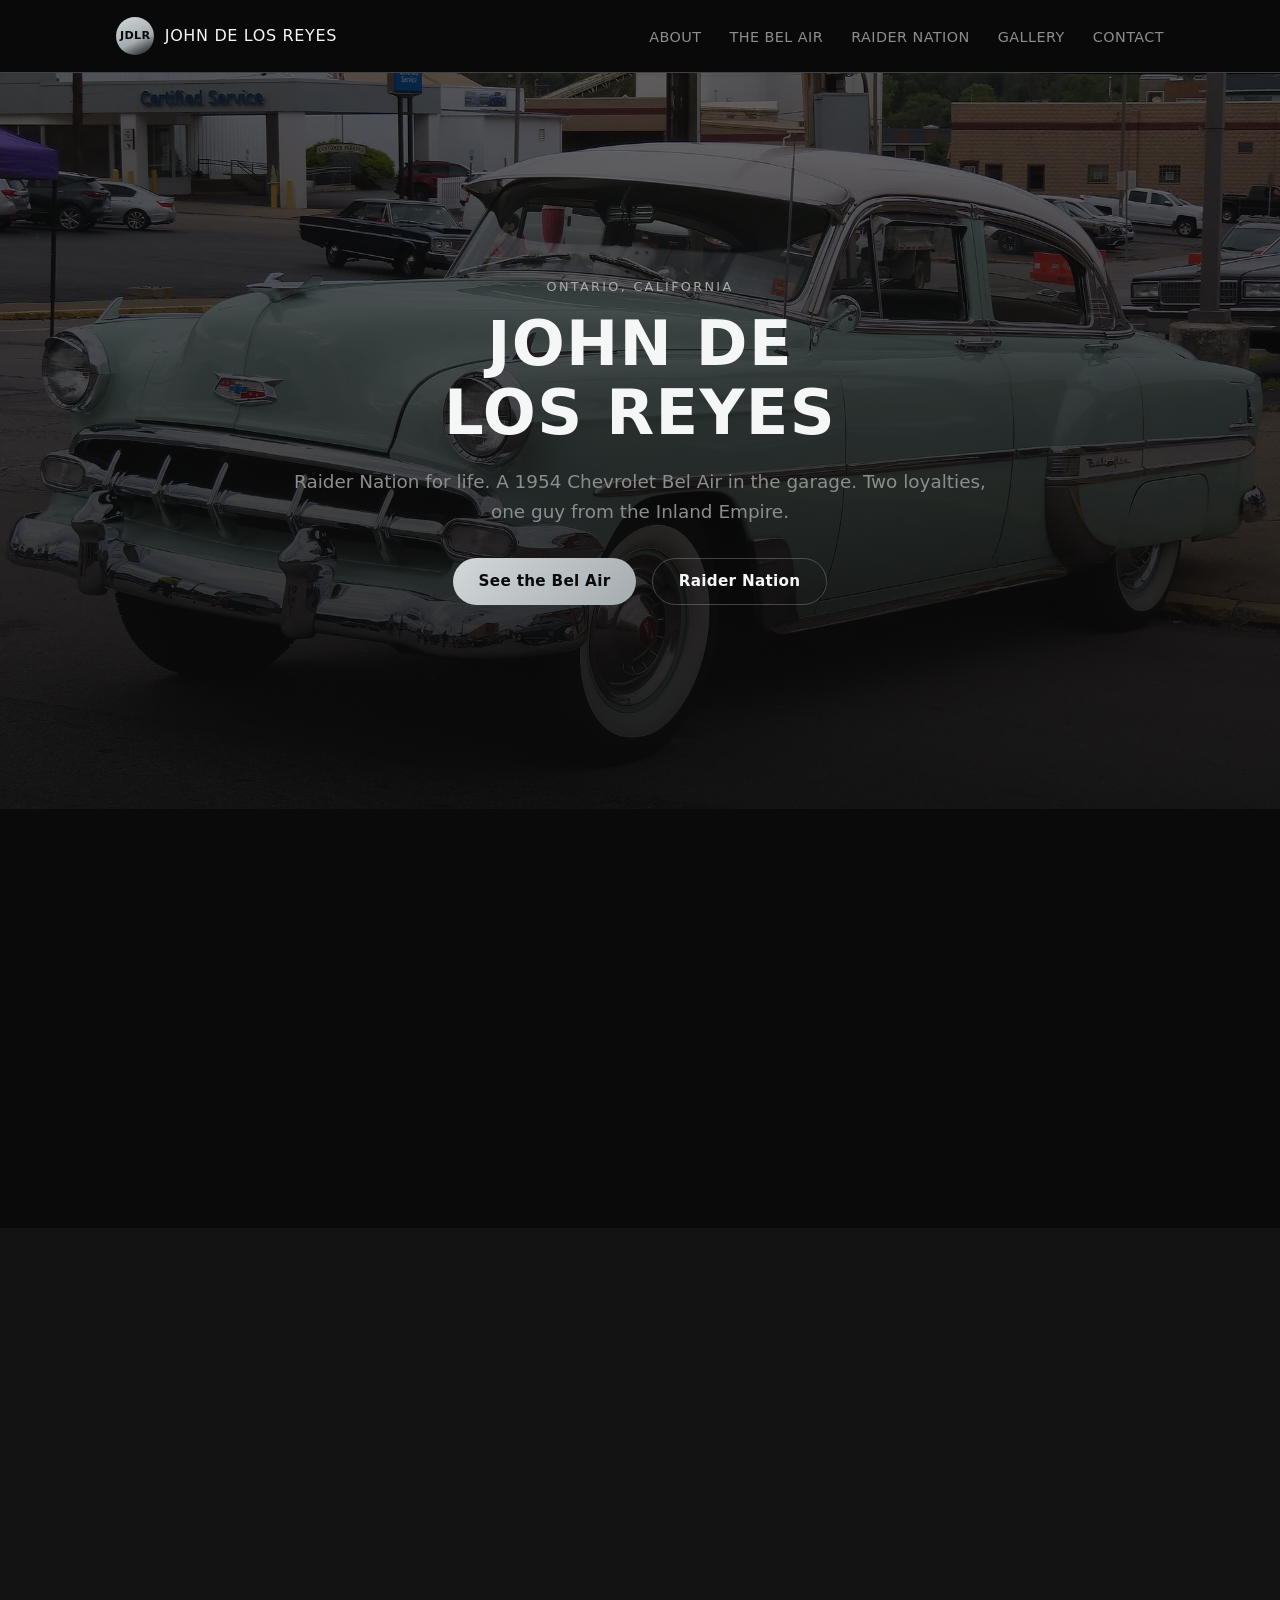
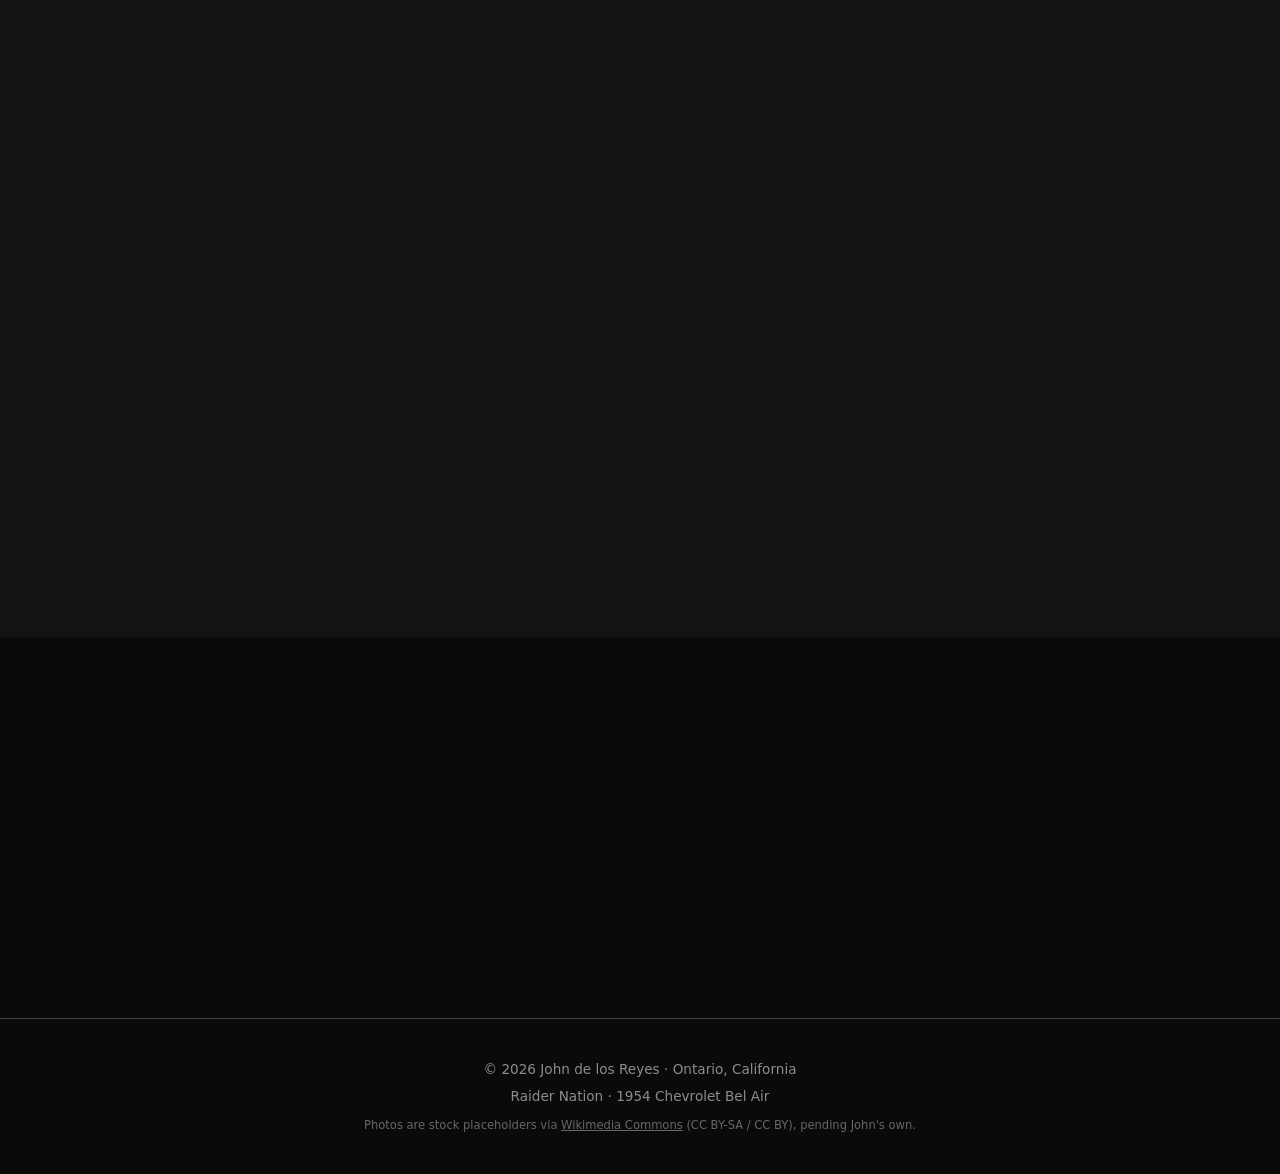
<file: index.html>
<!DOCTYPE html>
<html lang="en">
<head>
  <meta charset="utf-8">
  <meta name="viewport" content="width=device-width, initial-scale=1.0">
  <!--
    frame-ancestors and any report-to/report-uri are silently ignored inside
    a <meta> CSP (spec restriction) — if this site ever moves behind a
    server/CDN you control, also set the header version with:
    frame-ancestors 'none'; report-to csp-endpoint
  -->
  <meta http-equiv="Content-Security-Policy" content="default-src 'none'; script-src 'self'; style-src 'self' https://fonts.googleapis.com; font-src https://fonts.gstatic.com; img-src 'self'; connect-src 'none'; base-uri 'none'; form-action 'none'; object-src 'none'; require-trusted-types-for 'script'; upgrade-insecure-requests">
  <title>John de los Reyes | Raider Nation &amp; Classic Steel</title>
  <meta name="description" content="John de los Reyes — Ontario, California. Las Vegas Raiders diehard and proud owner of a 1954 Chevrolet Bel Air.">
  <meta name="theme-color" content="#0d0d0d">
  <link rel="icon" href="assets/favicon.svg" type="image/svg+xml">
  <link rel="stylesheet" href="css/styles.css">
</head>
<body>

  <a href="#content" class="skip-link">Skip to content</a>

  <header class="site-header">
    <div class="header-inner">
      <a class="brand" href="#top">
        <span class="brand-mark" aria-hidden="true">JDLR</span>
        <span class="brand-name">John de los Reyes</span>
      </a>

      <nav class="primary-nav" aria-label="Primary">
        <ul>
          <li><a href="#about">About</a></li>
          <li><a href="#bel-air">The Bel Air</a></li>
          <li><a href="#raiders">Raider Nation</a></li>
          <li><a href="#gallery">Gallery</a></li>
          <li><a href="#contact">Contact</a></li>
        </ul>
      </nav>

      <button type="button" class="menu-button" popovertarget="mobile-nav" popovertargetaction="toggle" aria-label="Open menu">
        <svg viewBox="0 0 24 24" aria-hidden="true" focusable="false"><path d="M3 6h18M3 12h18M3 18h18" stroke="currentColor" stroke-width="2" stroke-linecap="round"/></svg>
      </button>
    </div>

    <nav id="mobile-nav" popover class="mobile-nav" aria-label="Mobile">
      <ul>
        <li><a href="#about">About</a></li>
        <li><a href="#bel-air">The Bel Air</a></li>
        <li><a href="#raiders">Raider Nation</a></li>
        <li><a href="#gallery">Gallery</a></li>
        <li><a href="#contact">Contact</a></li>
      </ul>
    </nav>
  </header>

  <main id="content" tabindex="-1">

    <section id="top" class="hero">
      <div class="hero-bg" aria-hidden="true"></div>
      <div class="hero-inner reveal">
        <p class="eyebrow">Ontario, California</p>
        <h1>John de los Reyes</h1>
        <p class="hero-tagline">Raider Nation for life. A 1954 Chevrolet Bel Air in the garage. Two loyalties, one guy from the Inland Empire.</p>
        <div class="hero-actions">
          <a class="button button-primary" href="#bel-air">See the Bel Air</a>
          <a class="button button-ghost" href="#raiders">Raider Nation</a>
        </div>
      </div>
    </section>

    <section id="about" class="section">
      <div class="section-inner reveal">
        <p class="eyebrow">About John</p>
        <h2>Two passions, one garage</h2>
        <p class="lead">
          John de los Reyes lives in Ontario, California, where he splits his weekends between
          wrenching on a piece of Detroit history and cheering on the Silver and Black. Whether
          it's a car show at the Ontario Mills lot or a tailgate before kickoff, John's the guy
          who'll happily talk your ear off about torque specs <em>and</em> third-down conversion rates.
        </p>
      </div>
    </section>

    <section id="bel-air" class="section section-alt">
      <div class="section-inner reveal">
        <p class="eyebrow">The Garage</p>
        <h2>1954 Chevrolet Bel Air</h2>
        <p class="lead">
          The Bel Air was Chevrolet's top-of-the-line trim for the 1954 model year, the final
          season of the "Second Series" body before the all-new 1955 Chevy line-up arrived.
          John's example carries that classic early-'50s styling: the wide chrome grille,
          one-piece curved windshield, and the wraparound "Sweep-Sight" rear glass that made the
          '54 feel modern for its day.
        </p>

        <div class="specs-card">
          <h3>Spec sheet</h3>
          <dl class="specs-grid">
            <div class="spec">
              <dt>Year</dt>
              <dd>1954</dd>
            </div>
            <div class="spec">
              <dt>Make</dt>
              <dd>Chevrolet</dd>
            </div>
            <div class="spec">
              <dt>Model</dt>
              <dd>Bel Air</dd>
            </div>
            <div class="spec">
              <dt>Owner</dt>
              <dd>John de los Reyes</dd>
            </div>
            <div class="spec">
              <dt>Home base</dt>
              <dd>Ontario, CA</dd>
            </div>
            <div class="spec">
              <dt>Status</dt>
              <dd>Daily driven pride and joy</dd>
            </div>
          </dl>
          <p class="specs-note">
            <!-- John/David: swap this paragraph for the real story — engine, paint code, restoration history, how he found the car, etc. -->
            Details on the build, engine, and restoration story go here. Drop in the real history
            whenever you're ready — this whole card is easy to edit in <code>index.html</code>.
          </p>
        </div>

        <figure class="photo-placeholder">
          <img class="photo" src="images/belair.webp" width="1400" height="785"
               alt="A 1954 Chevrolet Bel Air, front right view, at a classic car show"
               loading="lazy" decoding="async">
          <figcaption>A 1954 Chevrolet Bel Air like John's — stock photo for now.</figcaption>
        </figure>
      </div>
    </section>

    <section id="raiders" class="section">
      <div class="section-inner reveal">
        <p class="eyebrow">Raider Nation</p>
        <h2>Silver and Black, through and through</h2>
        <p class="lead">
          John has been Raider Nation for as long as he can remember — through Los Angeles,
          Oakland, and now Las Vegas. Sundays mean silver and black, and there's nothing quite
          like Allegiant Stadium on gameday. Commitment to the shield.
        </p>

        <ul class="fan-facts">
          <li>
            <span class="fan-fact-label">Team</span>
            <span class="fan-fact-value">Las Vegas Raiders</span>
          </li>
          <li>
            <span class="fan-fact-label">Colors</span>
            <span class="fan-fact-value">Silver and Black</span>
          </li>
          <li>
            <span class="fan-fact-label">Home turf</span>
            <span class="fan-fact-value">Allegiant Stadium, Las Vegas</span>
          </li>
          <li>
            <span class="fan-fact-label">Gameday ritual</span>
            <!-- John/David: fill in a real tradition — jersey, tailgate spot, watch party, etc. -->
            <span class="fan-fact-value">Add John's gameday tradition here</span>
          </li>
        </ul>

        <figure class="photo-placeholder">
          <img class="photo" src="images/raiders.webp" width="1400" height="788"
               alt="Interior of Allegiant Stadium in Las Vegas, home of the Raiders"
               loading="lazy" decoding="async">
          <figcaption>Allegiant Stadium, Las Vegas — stock photo for now.</figcaption>
        </figure>
      </div>
    </section>

    <section id="gallery" class="section section-alt">
      <div class="section-inner reveal">
        <p class="eyebrow">Gallery</p>
        <h2>Car shows &amp; game days</h2>
        <p class="lead">A few spots reserved for photos — the Bel Air out cruising, John at Allegiant, anything worth showing off.</p>

        <div class="gallery-grid">
          <img class="photo" src="images/gallery-1.webp" width="900" height="675" alt="1954 Chevrolet Bel Air, rear right view" loading="lazy" decoding="async">
          <img class="photo" src="images/gallery-2.webp" width="900" height="675" alt="Dashboard and interior of a 1954 Chevrolet Bel Air" loading="lazy" decoding="async">
          <img class="photo" src="images/gallery-3.webp" width="900" height="675" alt="Allegiant Stadium in Las Vegas on game day" loading="lazy" decoding="async">
          <img class="photo" src="images/gallery-4.webp" width="900" height="675" alt="A classic 1940s Chevrolet at a car show" loading="lazy" decoding="async">
        </div>
      </div>
    </section>

    <section id="contact" class="section section-contact">
      <div class="section-inner reveal">
        <p class="eyebrow">Get in touch</p>
        <h2>Let's talk cars or football</h2>
        <p class="lead">
          <!-- John/David: replace with a real email/social links -->
          Add John's email or social links here so people can reach out.
        </p>
        <div class="contact-links">
          <a class="button button-primary" href="mailto:john@johndlr.com">Email John</a>
        </div>
      </div>
    </section>

  </main>

  <footer class="site-footer">
    <p>&copy; <span id="year">2026</span> John de los Reyes &middot; Ontario, California</p>
    <p class="footer-sub">Raider Nation &middot; 1954 Chevrolet Bel Air</p>
    <p class="photo-credits">Photos are stock placeholders via <a href="https://commons.wikimedia.org/">Wikimedia Commons</a> (CC BY-SA / CC BY), pending John's own.</p>
  </footer>

  <script src="js/main.js"></script>
</body>
</html>
</file>
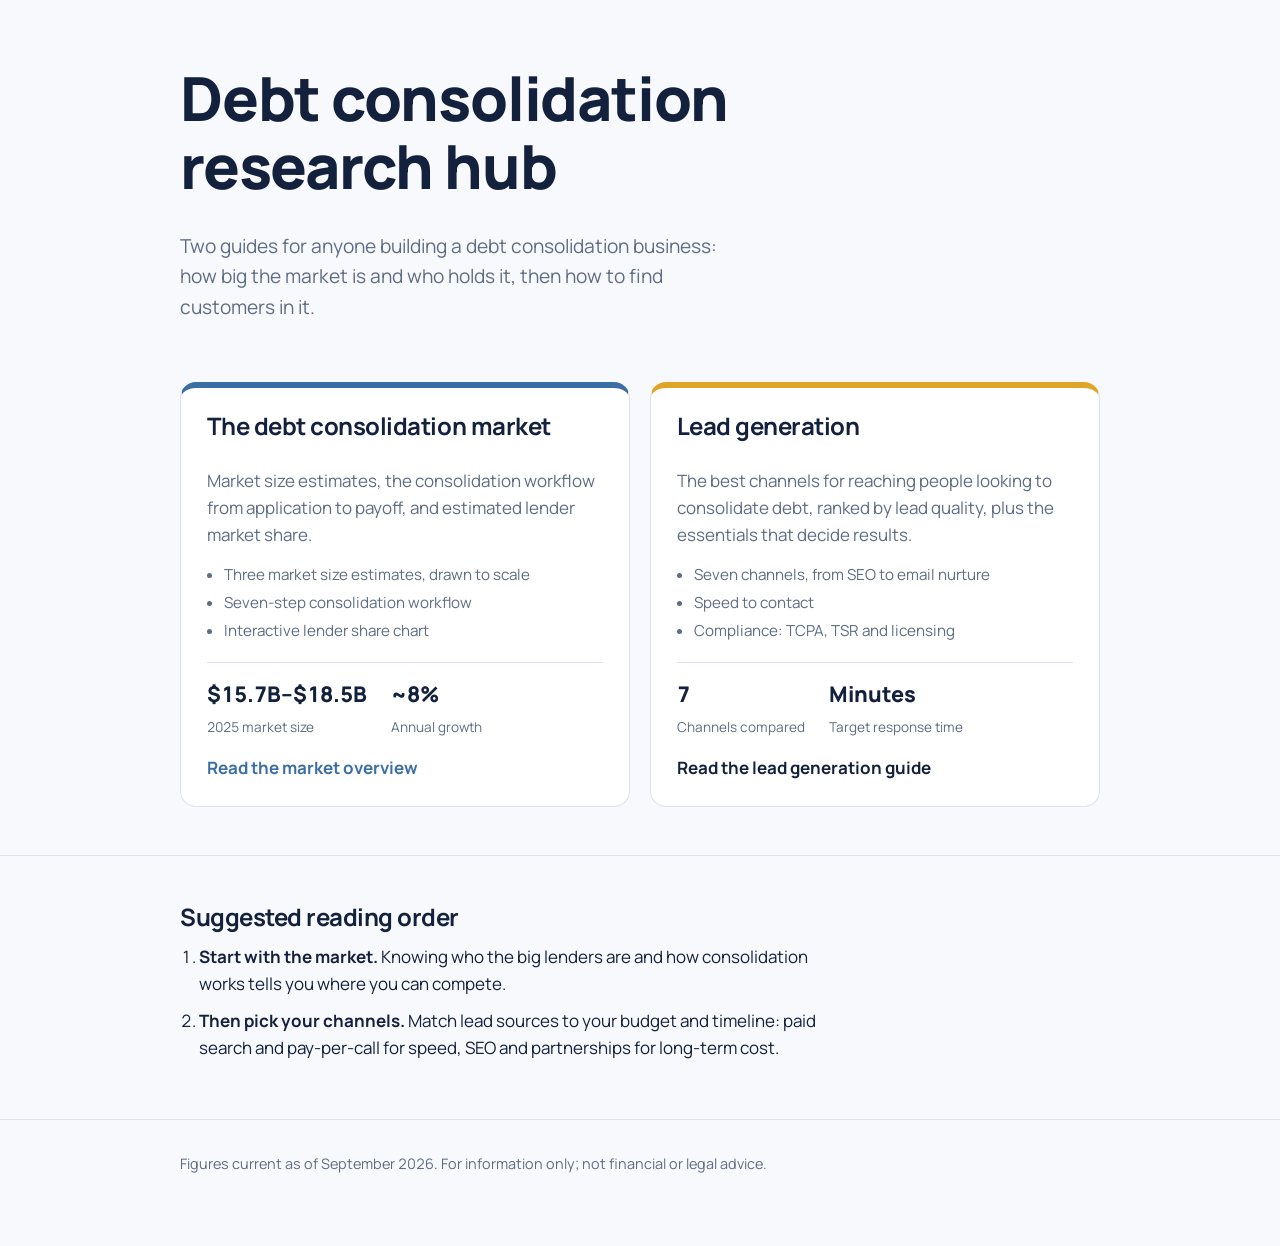
<file: credit/index.html>
<!DOCTYPE html>
<html lang="en">
<head>
<meta charset="utf-8">
<meta name="viewport" content="width=device-width, initial-scale=1, viewport-fit=cover">
<title>Debt Consolidation Research Hub | johndlr.com</title>
<meta name="description" content="Research on the debt consolidation market and how to generate leads in it.">
<link rel="preconnect" href="https://fonts.googleapis.com">
<link rel="preconnect" href="https://fonts.gstatic.com" crossorigin>
<link href="https://fonts.googleapis.com/css2?family=Manrope:wght@400;500;600;700;800&display=swap" rel="stylesheet">
<style>
:root{
  --ink:#14213D; --paper:#F7F9FC; --surface:#FFFFFF; --steel:#3A6EA5; --gold:#E0A526;
  --slate:#5E6C84; --line:#DCE3EE; --soft:#EEF3F9;
  box-sizing:border-box;
  padding-top:env(safe-area-inset-top,0px); padding-bottom:env(safe-area-inset-bottom,0px);
}
@media (prefers-color-scheme:dark){
  :root:not([data-theme="light"]){
    --ink:#E6ECF5; --paper:#0F1726; --surface:#16213A; --steel:#7FA8D9; --gold:#F0BE4A;
    --slate:#9AA8BF; --line:#2A3858; --soft:#1B2844;
  }
}
:root[data-theme="dark"]{
  --ink:#E6ECF5; --paper:#0F1726; --surface:#16213A; --steel:#7FA8D9; --gold:#F0BE4A;
  --slate:#9AA8BF; --line:#2A3858; --soft:#1B2844;
}
*,*::before,*::after{box-sizing:inherit}
html{scroll-padding-top:env(safe-area-inset-top,0px)}
body{margin:0;background:var(--paper);color:var(--ink);
  font-family:"Manrope",system-ui,-apple-system,"Segoe UI",Roboto,sans-serif;
  font-size:1.0625rem;line-height:1.6;font-variant-numeric:tabular-nums}
.wrap{max-width:60rem;margin:0 auto;padding:0 1.25rem}
h1,h2{line-height:1.12;margin:0 0 .5em;letter-spacing:-.02em}
h1{font-size:clamp(2.2rem,6vw,3.8rem);font-weight:800;max-width:14ch}
h2{font-size:1.5rem;font-weight:700}
p{margin:0 0 1em}
header{padding:4rem 0 2.5rem}
.lede{font-size:1.2rem;color:var(--slate);max-width:36rem}

/* Two paths: understand the market, then win customers in it */
.paths{display:grid;gap:1.25rem;padding-bottom:3rem}
@media (min-width:760px){.paths{grid-template-columns:1fr 1fr}}
.path{display:flex;flex-direction:column;gap:.9rem;padding:1.6rem;background:var(--surface);
  border:1px solid var(--line);border-radius:16px;text-decoration:none;color:inherit;
  border-top:6px solid var(--steel);transition:border-color .15s,transform .15s}
.path.lead{border-top-color:var(--gold)}
.path:hover{border-color:var(--steel)}
.path.lead:hover{border-color:var(--gold)}
.path:focus-visible{outline:3px solid var(--gold);outline-offset:3px}
@media (prefers-reduced-motion:no-preference){.path:hover{transform:translateY(-2px)}}
.path p{color:var(--slate);margin:0}
.stats{display:flex;gap:1.5rem;flex-wrap:wrap;padding-top:.9rem;border-top:1px solid var(--line)}
.stats strong{display:block;font-size:1.35rem;font-weight:800}
.stats span{font-size:.85rem;color:var(--slate)}
.inside{margin:0;padding-left:1.1rem;color:var(--slate);font-size:.95rem}
.inside li{margin-bottom:.25rem}
.go{margin-top:auto;font-weight:700;color:var(--steel)}
.path.lead .go{color:var(--ink)}

.order{border-top:1px solid var(--line);padding:3rem 0}
.order ol{margin:0;padding-left:1.2rem;max-width:40rem}
.order li{margin-bottom:.6rem}
footer{padding:2rem 0 3.5rem;border-top:1px solid var(--line);font-size:.9rem;color:var(--slate)}
</style>
</head>
<body>
<main>
  <header>
    <div class="wrap">
      <h1>Debt consolidation research hub</h1>
      <p class="lede">Two guides for anyone building a debt consolidation business: how big the market is and who holds it, then how to find customers in it.</p>
    </div>
  </header>

  <div class="wrap paths">
    <a class="path" href="/credit/market/">
      <h2>The debt consolidation market</h2>
      <p>Market size estimates, the consolidation workflow from application to payoff, and estimated lender market share.</p>
      <ul class="inside">
        <li>Three market size estimates, drawn to scale</li>
        <li>Seven-step consolidation workflow</li>
        <li>Interactive lender share chart</li>
      </ul>
      <div class="stats">
        <div><strong>$15.7B–$18.5B</strong><span>2025 market size</span></div>
        <div><strong>~8%</strong><span>Annual growth</span></div>
      </div>
      <span class="go">Read the market overview</span>
    </a>
    <a class="path lead" href="/credit/lead-generation/">
      <h2>Lead generation</h2>
      <p>The best channels for reaching people looking to consolidate debt, ranked by lead quality, plus the essentials that decide results.</p>
      <ul class="inside">
        <li>Seven channels, from SEO to email nurture</li>
        <li>Speed to contact</li>
        <li>Compliance: TCPA, TSR and licensing</li>
      </ul>
      <div class="stats">
        <div><strong>7</strong><span>Channels compared</span></div>
        <div><strong>Minutes</strong><span>Target response time</span></div>
      </div>
      <span class="go">Read the lead generation guide</span>
    </a>
  </div>

  <section class="order">
    <div class="wrap">
      <h2>Suggested reading order</h2>
      <ol>
        <li><strong>Start with the market.</strong> Knowing who the big lenders are and how consolidation works tells you where you can compete.</li>
        <li><strong>Then pick your channels.</strong> Match lead sources to your budget and timeline: paid search and pay-per-call for speed, SEO and partnerships for long-term cost.</li>
      </ol>
    </div>
  </section>
</main>
<footer>
  <div class="wrap">
    <p>Figures current as of September 2026. For information only; not financial or legal advice.</p>
  </div>
</footer>
</body>
</html>
</file>
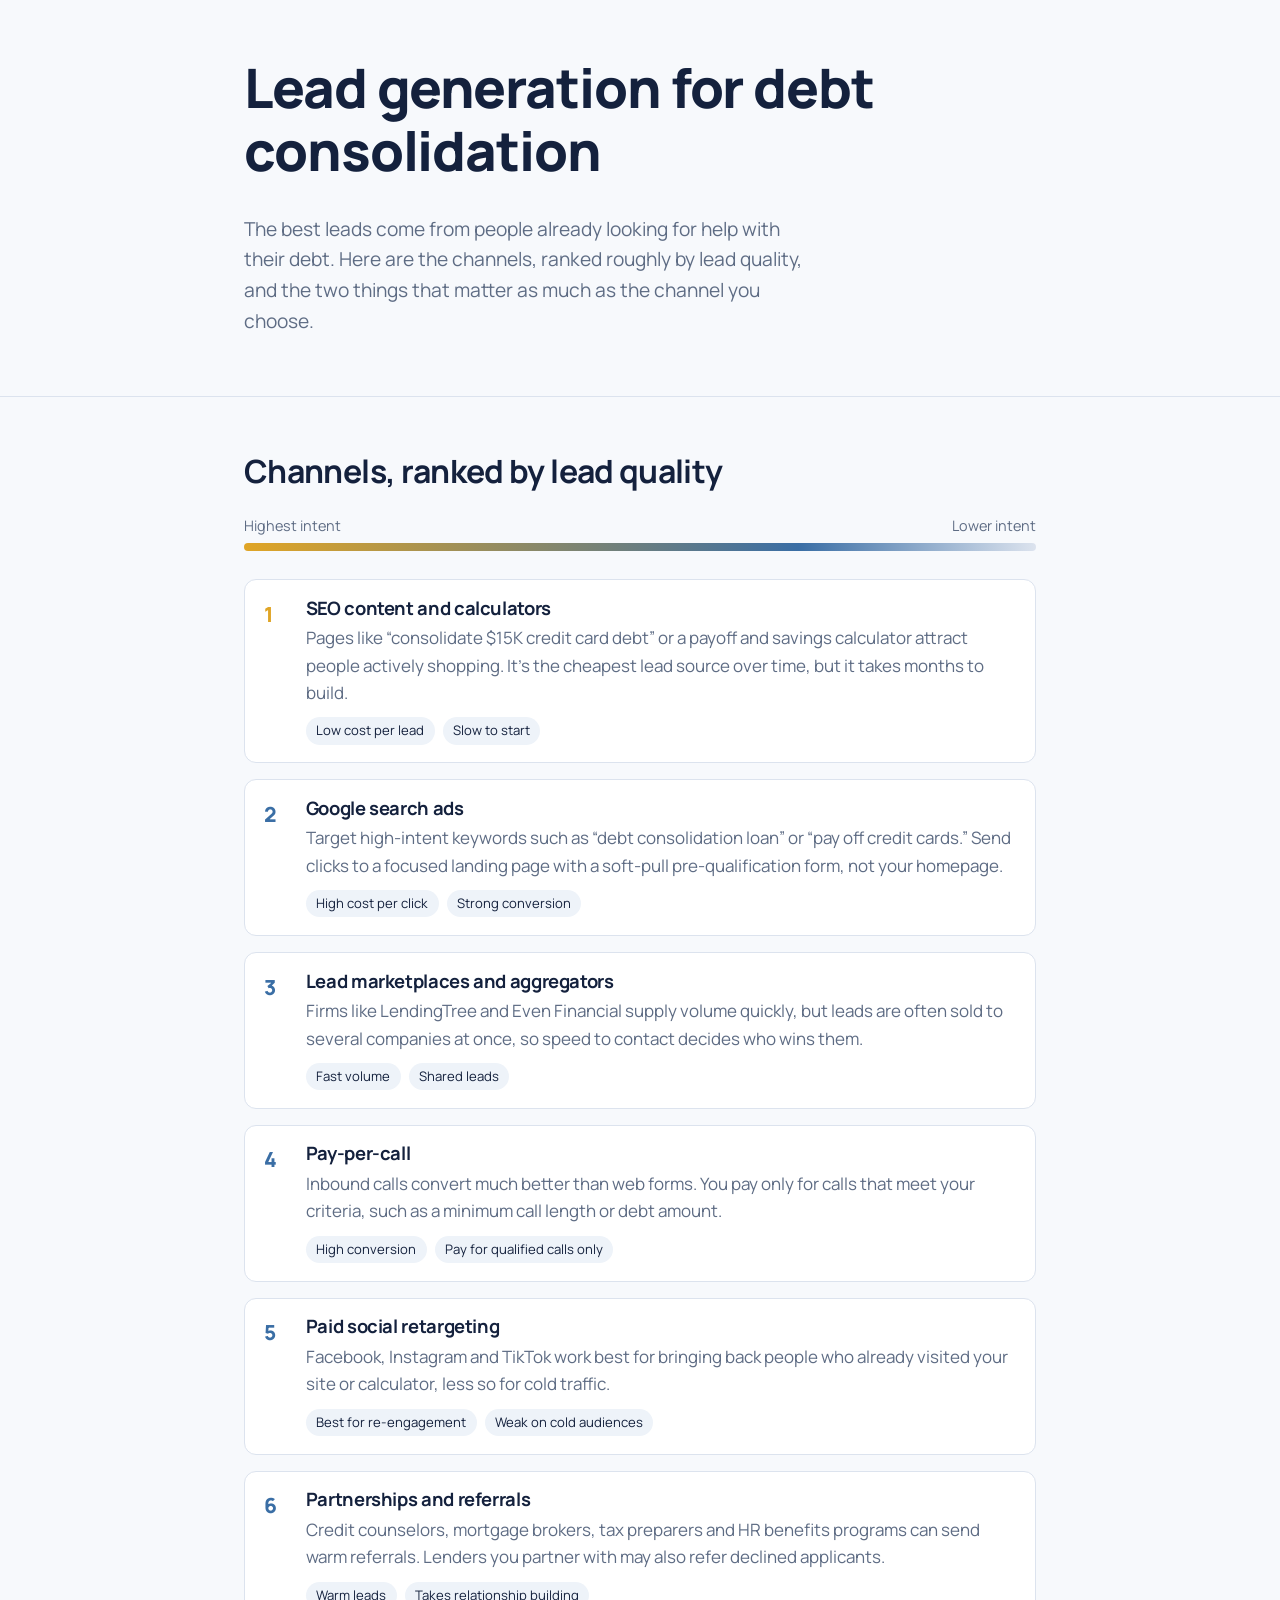
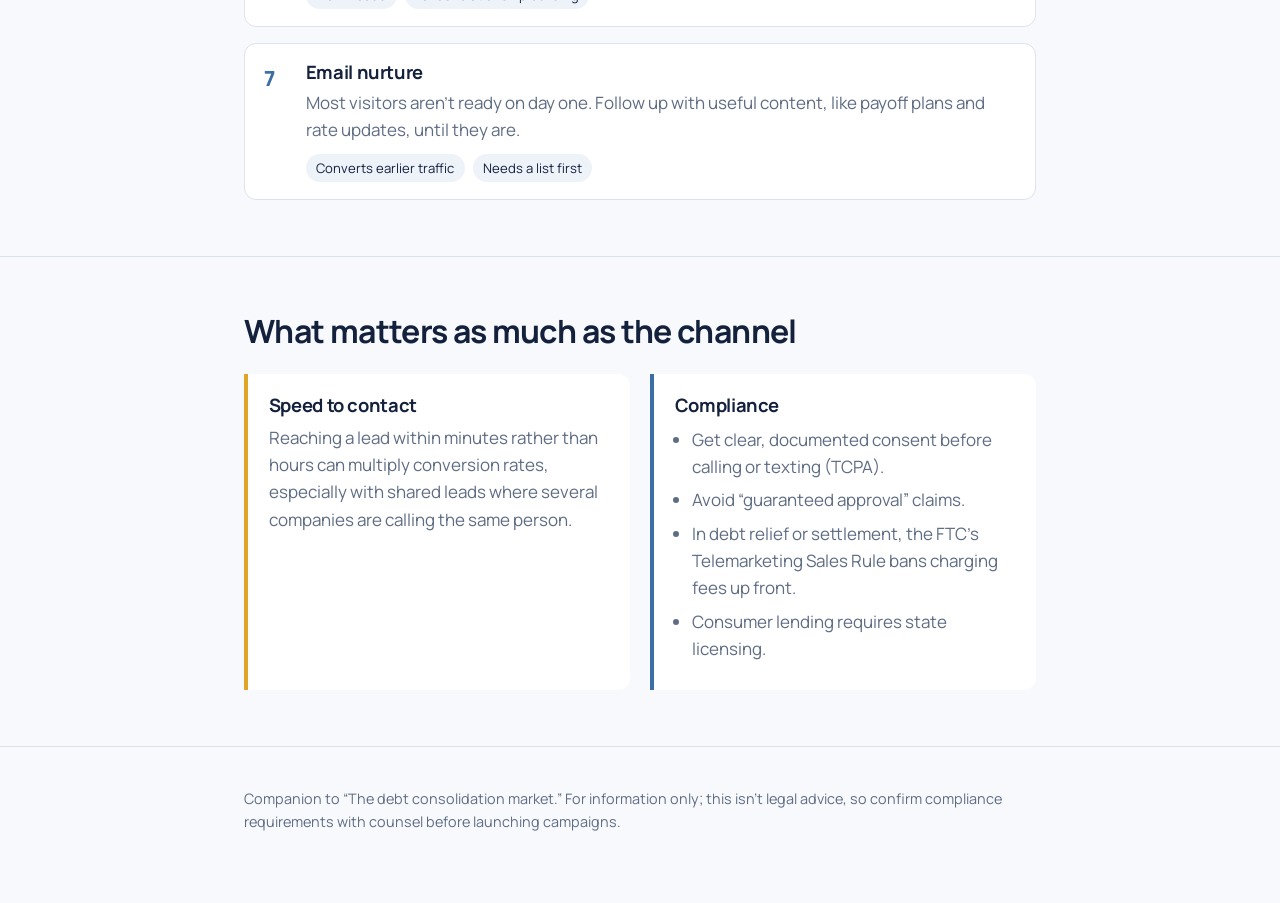
<file: credit/lead-generation/index.html>
<!DOCTYPE html>
<html lang="en">
<head>
<meta charset="utf-8">
<meta name="viewport" content="width=device-width, initial-scale=1, viewport-fit=cover">
<title>Lead Generation for Debt Consolidation | johndlr.com</title>
<meta name="description" content="The best lead generation channels for a debt consolidation business, plus speed-to-contact and compliance essentials.">
<link rel="preconnect" href="https://fonts.googleapis.com">
<link rel="preconnect" href="https://fonts.gstatic.com" crossorigin>
<link href="https://fonts.googleapis.com/css2?family=Manrope:wght@400;500;600;700;800&display=swap" rel="stylesheet">
<style>
:root{
  --ink:#14213D; --paper:#F7F9FC; --surface:#FFFFFF; --steel:#3A6EA5; --gold:#E0A526;
  --slate:#5E6C84; --line:#DCE3EE; --soft:#EEF3F9;
  box-sizing:border-box;
  padding-top:env(safe-area-inset-top,0px); padding-bottom:env(safe-area-inset-bottom,0px);
}
@media (prefers-color-scheme:dark){
  :root:not([data-theme="light"]){
    --ink:#E6ECF5; --paper:#0F1726; --surface:#16213A; --steel:#7FA8D9; --gold:#F0BE4A;
    --slate:#9AA8BF; --line:#2A3858; --soft:#1B2844;
  }
}
:root[data-theme="dark"]{
  --ink:#E6ECF5; --paper:#0F1726; --surface:#16213A; --steel:#7FA8D9; --gold:#F0BE4A;
  --slate:#9AA8BF; --line:#2A3858; --soft:#1B2844;
}
*,*::before,*::after{box-sizing:inherit}
html{scroll-padding-top:env(safe-area-inset-top,0px)}
body{margin:0;background:var(--paper);color:var(--ink);
  font-family:"Manrope",system-ui,-apple-system,"Segoe UI",Roboto,sans-serif;
  font-size:1.0625rem;line-height:1.6}
.wrap{max-width:52rem;margin:0 auto;padding:0 1.25rem}
h1,h2,h3{line-height:1.15;margin:0 0 .6em;letter-spacing:-.02em}
h1{font-size:clamp(2.1rem,5.5vw,3.4rem);font-weight:800}
h2{font-size:clamp(1.5rem,3.2vw,2rem);font-weight:700}
h3{font-size:1.15rem;font-weight:700;margin:0}
p{margin:0 0 1em}
header{padding:3.5rem 0 2.5rem}
.lede{font-size:1.2rem;max-width:36rem;color:var(--slate)}
section{padding:3.5rem 0;border-top:1px solid var(--line)}

/* Intent spectrum: channels ranked by lead quality */
.intent{display:flex;justify-content:space-between;font-size:.9rem;color:var(--slate);margin:1.5rem 0 .4rem}
.intent-bar{height:8px;border-radius:4px;background:linear-gradient(90deg,var(--gold),var(--steel) 70%,var(--line));margin-bottom:1.75rem}
.channels{list-style:none;margin:0;padding:0;display:grid;gap:1rem}
.ch{display:grid;grid-template-columns:auto 1fr;gap:1rem;padding:1.1rem 1.2rem;background:var(--surface);border:1px solid var(--line);border-radius:12px}
.rank{font-weight:800;font-size:1.3rem;color:var(--steel);min-width:1.6rem}
.ch:first-child .rank{color:var(--gold)}
.ch p{margin:.35rem 0 0;color:var(--slate)}
.meta{display:flex;flex-wrap:wrap;gap:.5rem;margin-top:.7rem}
.meta span{font-size:.82rem;padding:.2rem .65rem;border-radius:999px;background:var(--soft);color:var(--ink)}

.pillars{display:grid;gap:1.25rem;margin-top:1.5rem}
@media (min-width:720px){.pillars{grid-template-columns:1fr 1fr}}
.pillar{padding:1.3rem;border-left:4px solid var(--gold);background:var(--surface);border-radius:0 12px 12px 0}
.pillar.law{border-left-color:var(--steel)}
.pillar ul{margin:.6rem 0 0;padding-left:1.1rem;color:var(--slate)}
.pillar li{margin-bottom:.4rem}
.pillar p{color:var(--slate);margin:.5rem 0 0}

footer{padding:2.5rem 0 3.5rem;border-top:1px solid var(--line);font-size:.9rem;color:var(--slate)}
</style>
</head>
<body>
<main>
  <header>
    <div class="wrap">
      <h1>Lead generation for debt consolidation</h1>
      <p class="lede">The best leads come from people already looking for help with their debt. Here are the channels, ranked roughly by lead quality, and the two things that matter as much as the channel you choose.</p>
    </div>
  </header>

  <section>
    <div class="wrap">
      <h2>Channels, ranked by lead quality</h2>
      <div class="intent" aria-hidden="true"><span>Highest intent</span><span>Lower intent</span></div>
      <div class="intent-bar" aria-hidden="true"></div>
      <ol class="channels">
        <li class="ch"><span class="rank">1</span><div>
          <h3>SEO content and calculators</h3>
          <p>Pages like “consolidate $15K credit card debt” or a payoff and savings calculator attract people actively shopping. It's the cheapest lead source over time, but it takes months to build.</p>
          <div class="meta"><span>Low cost per lead</span><span>Slow to start</span></div>
        </div></li>
        <li class="ch"><span class="rank">2</span><div>
          <h3>Google search ads</h3>
          <p>Target high-intent keywords such as “debt consolidation loan” or “pay off credit cards.” Send clicks to a focused landing page with a soft-pull pre-qualification form, not your homepage.</p>
          <div class="meta"><span>High cost per click</span><span>Strong conversion</span></div>
        </div></li>
        <li class="ch"><span class="rank">3</span><div>
          <h3>Lead marketplaces and aggregators</h3>
          <p>Firms like LendingTree and Even Financial supply volume quickly, but leads are often sold to several companies at once, so speed to contact decides who wins them.</p>
          <div class="meta"><span>Fast volume</span><span>Shared leads</span></div>
        </div></li>
        <li class="ch"><span class="rank">4</span><div>
          <h3>Pay-per-call</h3>
          <p>Inbound calls convert much better than web forms. You pay only for calls that meet your criteria, such as a minimum call length or debt amount.</p>
          <div class="meta"><span>High conversion</span><span>Pay for qualified calls only</span></div>
        </div></li>
        <li class="ch"><span class="rank">5</span><div>
          <h3>Paid social retargeting</h3>
          <p>Facebook, Instagram and TikTok work best for bringing back people who already visited your site or calculator, less so for cold traffic.</p>
          <div class="meta"><span>Best for re-engagement</span><span>Weak on cold audiences</span></div>
        </div></li>
        <li class="ch"><span class="rank">6</span><div>
          <h3>Partnerships and referrals</h3>
          <p>Credit counselors, mortgage brokers, tax preparers and HR benefits programs can send warm referrals. Lenders you partner with may also refer declined applicants.</p>
          <div class="meta"><span>Warm leads</span><span>Takes relationship building</span></div>
        </div></li>
        <li class="ch"><span class="rank">7</span><div>
          <h3>Email nurture</h3>
          <p>Most visitors aren't ready on day one. Follow up with useful content, like payoff plans and rate updates, until they are.</p>
          <div class="meta"><span>Converts earlier traffic</span><span>Needs a list first</span></div>
        </div></li>
      </ol>
    </div>
  </section>

  <section>
    <div class="wrap">
      <h2>What matters as much as the channel</h2>
      <div class="pillars">
        <div class="pillar">
          <h3>Speed to contact</h3>
          <p>Reaching a lead within minutes rather than hours can multiply conversion rates, especially with shared leads where several companies are calling the same person.</p>
        </div>
        <div class="pillar law">
          <h3>Compliance</h3>
          <ul>
            <li>Get clear, documented consent before calling or texting (TCPA).</li>
            <li>Avoid “guaranteed approval” claims.</li>
            <li>In debt relief or settlement, the FTC's Telemarketing Sales Rule bans charging fees up front.</li>
            <li>Consumer lending requires state licensing.</li>
          </ul>
        </div>
      </div>
    </div>
  </section>
</main>
<footer>
  <div class="wrap">
    <p>Companion to “The debt consolidation market.” For information only; this isn't legal advice, so confirm compliance requirements with counsel before launching campaigns.</p>
  </div>
</footer>
</body>
</html>
</file>
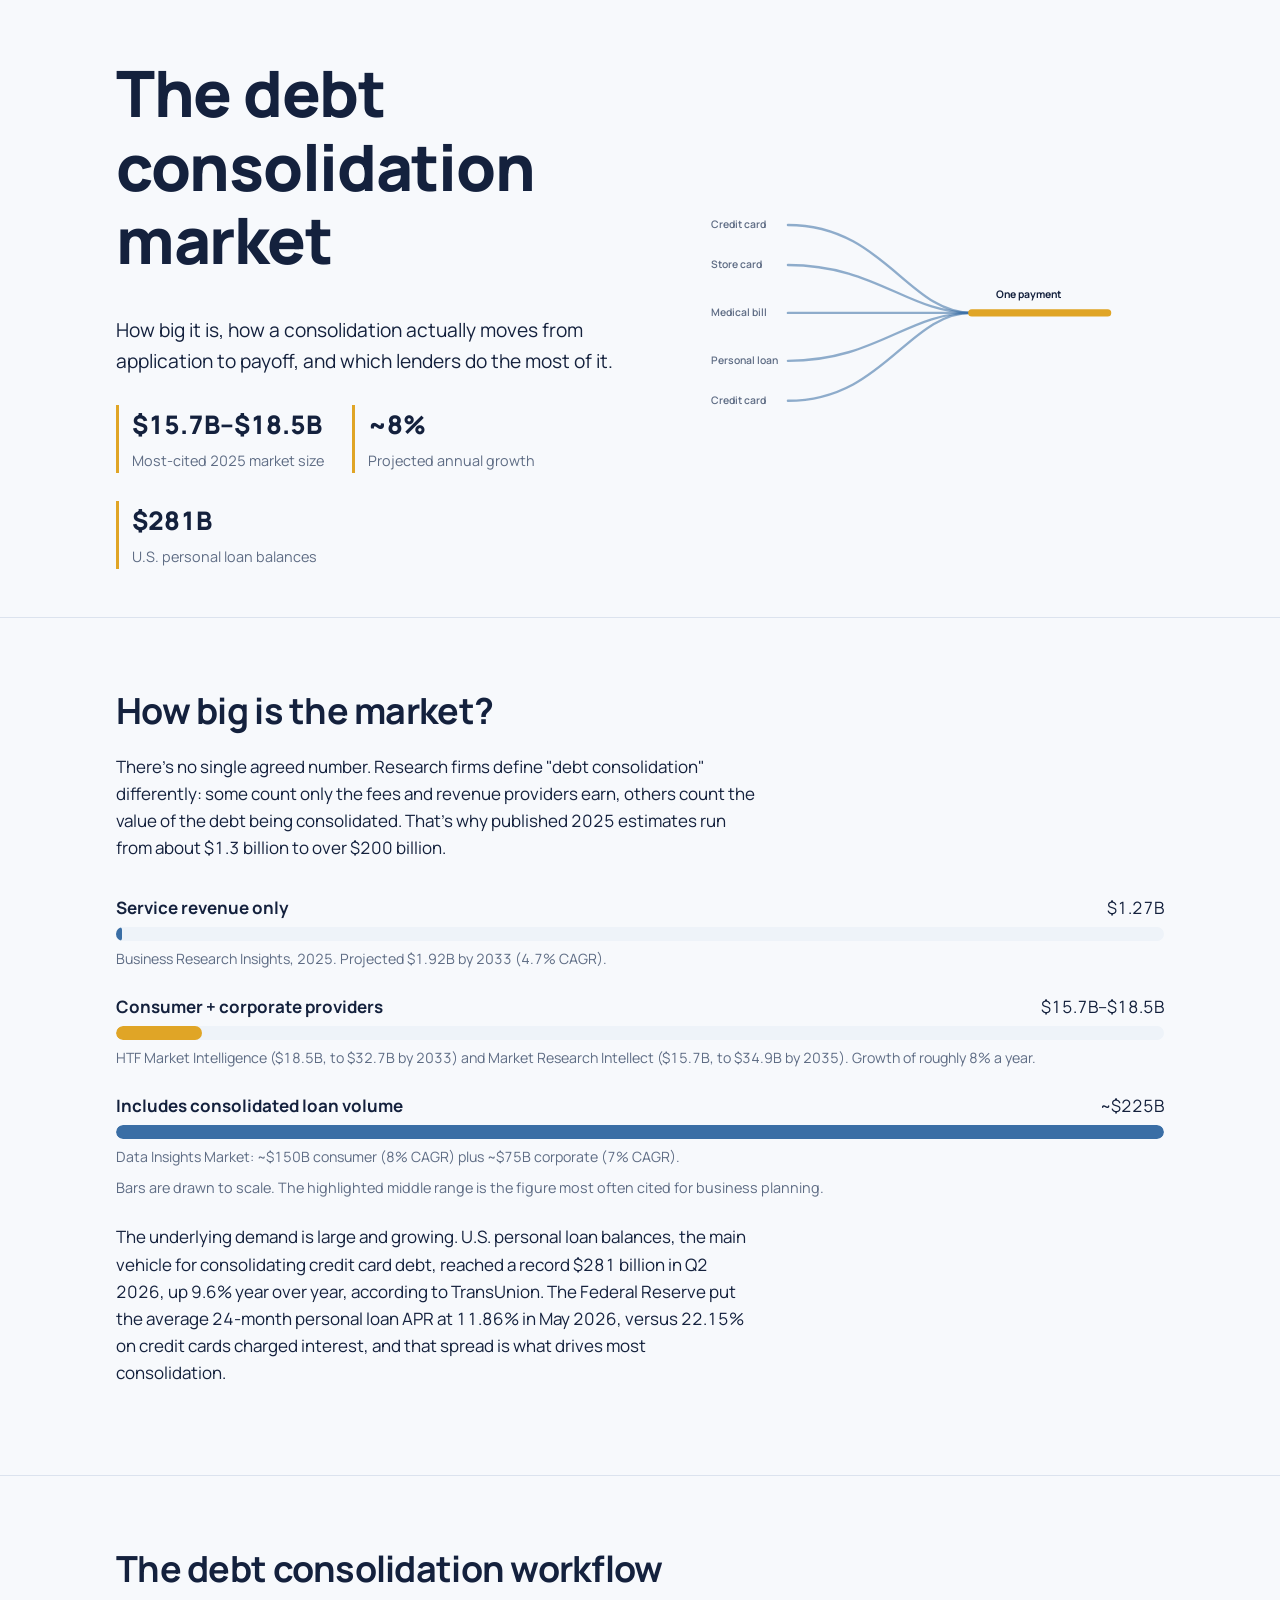
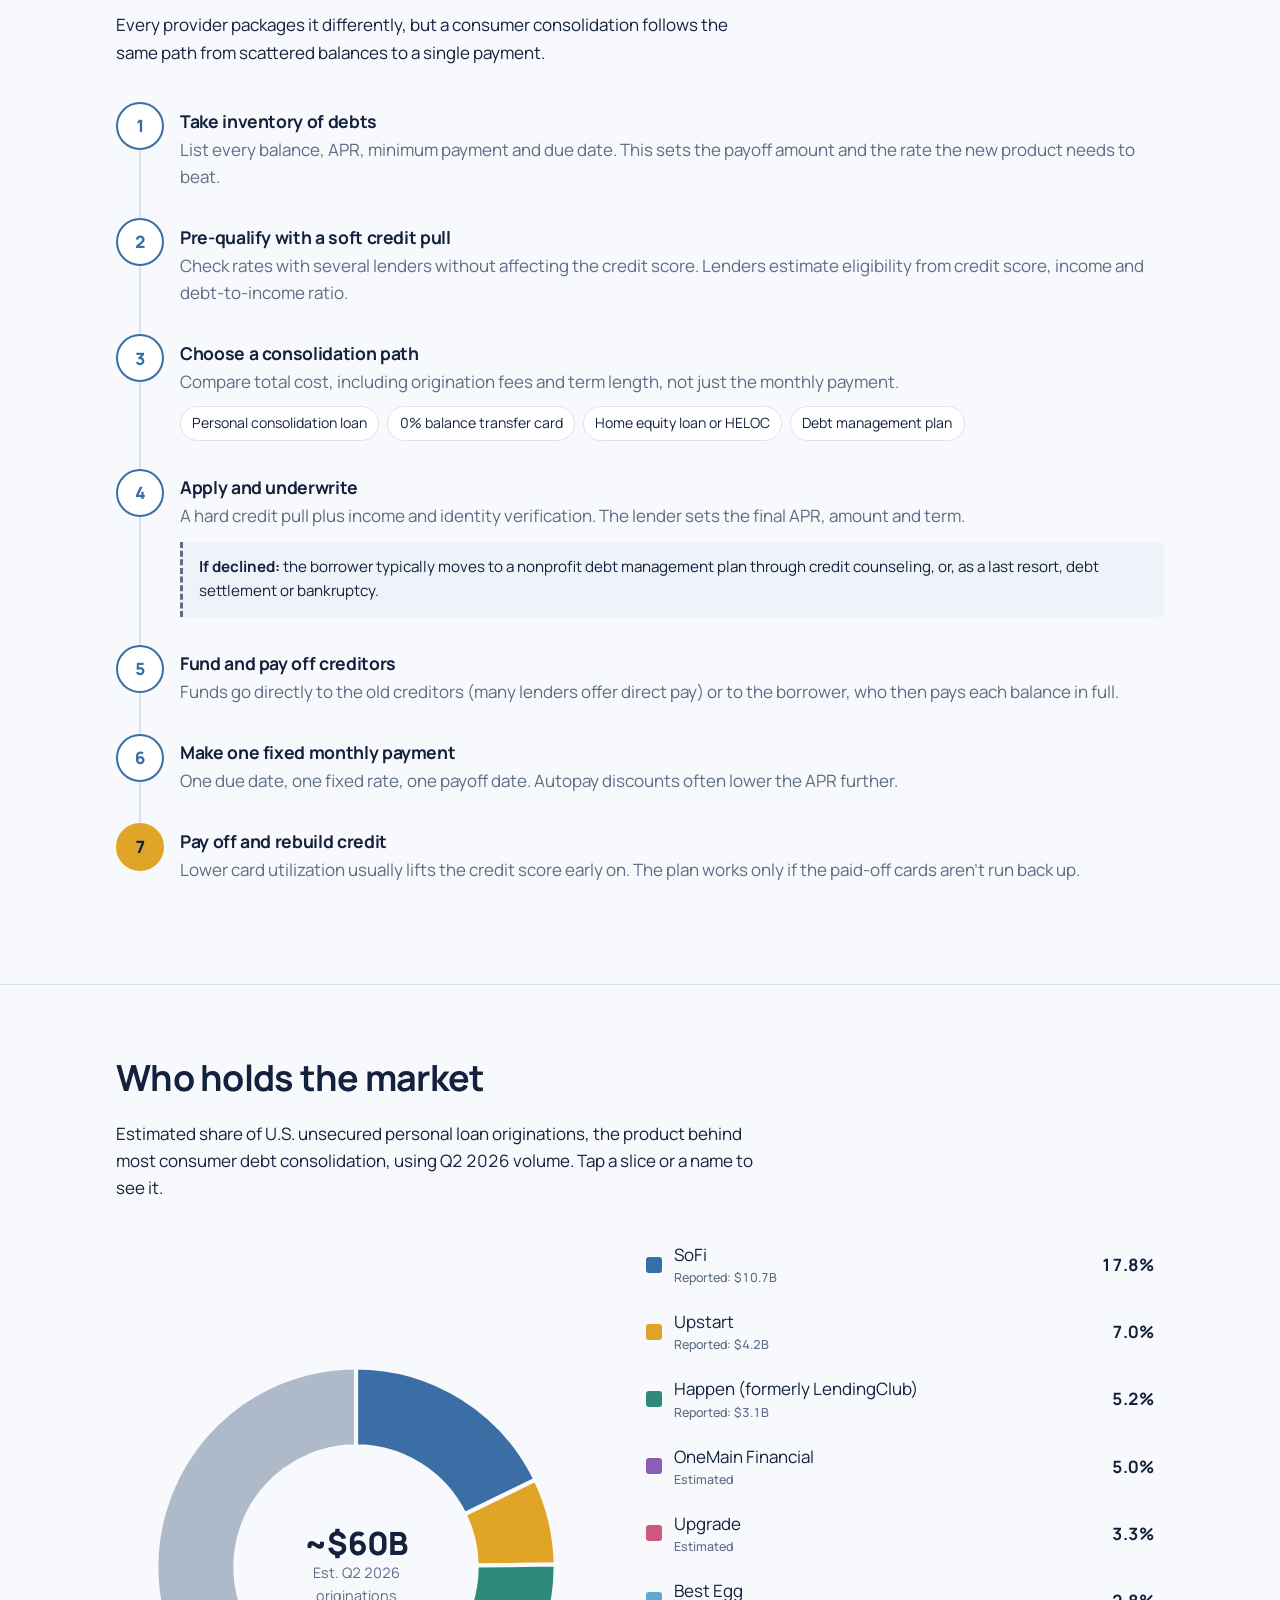
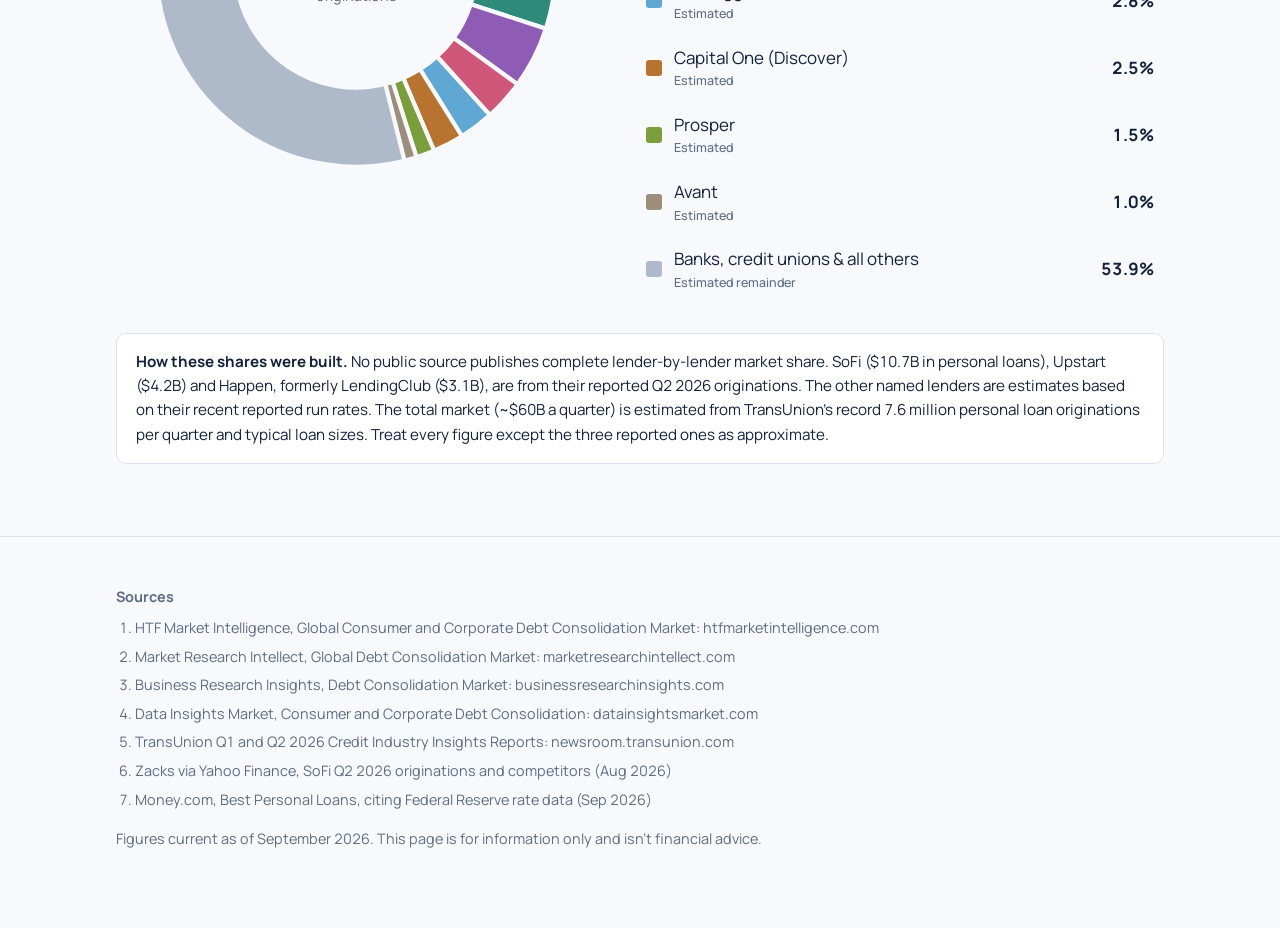
<file: credit/market/index.html>
<!DOCTYPE html>
<html lang="en">
<head>
<meta charset="utf-8">
<meta name="viewport" content="width=device-width, initial-scale=1, viewport-fit=cover">
<title>The Debt Consolidation Market | johndlr.com</title>
<meta name="description" content="Market size, the debt consolidation workflow, and estimated lender market share.">
<link rel="preconnect" href="https://fonts.googleapis.com">
<link rel="preconnect" href="https://fonts.gstatic.com" crossorigin>
<link href="https://fonts.googleapis.com/css2?family=Manrope:wght@400;500;600;700;800&display=swap" rel="stylesheet">
<style>
:root{
  --ink:#14213D; --paper:#F7F9FC; --surface:#FFFFFF; --steel:#3A6EA5; --gold:#E0A526;
  --slate:#5E6C84; --line:#DCE3EE; --soft:#EEF3F9;
  box-sizing:border-box;
  padding-top:env(safe-area-inset-top,0px); padding-bottom:env(safe-area-inset-bottom,0px);
}
@media (prefers-color-scheme:dark){
  :root:not([data-theme="light"]){
    --ink:#E6ECF5; --paper:#0F1726; --surface:#16213A; --steel:#7FA8D9; --gold:#F0BE4A;
    --slate:#9AA8BF; --line:#2A3858; --soft:#1B2844;
  }
}
:root[data-theme="dark"]{
  --ink:#E6ECF5; --paper:#0F1726; --surface:#16213A; --steel:#7FA8D9; --gold:#F0BE4A;
  --slate:#9AA8BF; --line:#2A3858; --soft:#1B2844;
}
*,*::before,*::after{box-sizing:inherit}
html{scroll-padding-top:env(safe-area-inset-top,0px)}
body{
  margin:0; background:var(--paper); color:var(--ink);
  font-family:"Manrope",system-ui,-apple-system,"Segoe UI",Roboto,sans-serif;
  font-size:1.0625rem; line-height:1.6; font-variant-numeric:tabular-nums;
}
a{color:var(--steel)}
a:focus-visible,button:focus-visible{outline:3px solid var(--gold);outline-offset:3px;border-radius:4px}
.wrap{max-width:68rem;margin:0 auto;padding:0 1.25rem}
.prose{max-width:40rem}
h1,h2,h3{line-height:1.15;margin:0 0 .6em;letter-spacing:-.02em}
h1{font-size:clamp(2.3rem,6vw,4rem);font-weight:800}
h2{font-size:clamp(1.6rem,3.4vw,2.25rem);font-weight:700}
h3{font-size:1.1rem;font-weight:700}
p{margin:0 0 1em}
.muted{color:var(--slate)}
section{padding:4.5rem 0;border-top:1px solid var(--line)}

/* Hero: many debts merge into one payment */
.hero{padding:3.5rem 0 3rem;border:0}
.hero-grid{display:grid;gap:2rem;align-items:center}
@media (min-width:860px){.hero-grid{grid-template-columns:1.05fr 1fr}}
.hero p.lede{font-size:1.2rem;max-width:34rem}
.merge svg{width:100%;height:auto;display:block}
.merge .debt{fill:none;stroke:var(--steel);stroke-width:3;opacity:.55;stroke-linecap:round}
.merge .one{fill:none;stroke:var(--gold);stroke-width:9;stroke-linecap:round}
.merge text{fill:var(--slate);font:600 13px "Manrope",system-ui,sans-serif}
.merge .pay{fill:var(--ink);font-weight:700}
@media (prefers-reduced-motion:no-preference){
  .merge .debt{stroke-dasharray:420;stroke-dashoffset:420;animation:draw 1.4s ease-out forwards}
  .merge .one{stroke-dasharray:260;stroke-dashoffset:260;animation:draw .8s 1.2s ease-out forwards}
  @keyframes draw{to{stroke-dashoffset:0}}
}
.keyfig{display:flex;flex-wrap:wrap;gap:1.75rem;margin-top:1.75rem}
.keyfig div{border-left:3px solid var(--gold);padding-left:.8rem}
.keyfig strong{display:block;font-size:1.6rem;font-weight:800}
.keyfig span{color:var(--slate);font-size:.9rem}

/* Market size range chart */
.estimates{margin-top:2rem;display:grid;gap:1.4rem}
.est{display:grid;gap:.4rem}
.est-head{display:flex;justify-content:space-between;gap:1rem;flex-wrap:wrap}
.est-head b{font-weight:700}
.bar{height:14px;background:var(--soft);border-radius:7px;overflow:hidden}
.bar i{display:block;height:100%;background:var(--steel);border-radius:7px}
.est.hl .bar i{background:var(--gold)}
.est small{color:var(--slate)}
.scale-note{font-size:.9rem;color:var(--slate);margin-top:.5rem}

/* Workflow */
.flow{list-style:none;padding:0;margin:2.25rem 0 0;display:grid;gap:0;counter-reset:step}
.step{display:grid;grid-template-columns:3rem 1fr;gap:1rem;position:relative;padding-bottom:1.75rem}
.step::before{
  counter-increment:step;content:counter(step);
  width:3rem;height:3rem;border-radius:50%;display:grid;place-items:center;
  background:var(--surface);border:2px solid var(--steel);color:var(--steel);font-weight:800;z-index:1;
}
.step:not(:last-child)::after{content:"";position:absolute;left:1.5rem;top:3rem;bottom:0;width:2px;background:var(--line);transform:translateX(-1px)}
.step.final::before{background:var(--gold);border-color:var(--gold);color:#14213D}
.step h3{margin:.55rem 0 .3rem}
.step p{margin:0;color:var(--slate)}
.options{display:flex;flex-wrap:wrap;gap:.5rem;margin-top:.7rem}
.options span{font-size:.88rem;padding:.3rem .7rem;border:1px solid var(--line);border-radius:999px;background:var(--surface)}
.branch{margin-top:.8rem;padding:.8rem 1rem;border-left:3px dashed var(--slate);background:var(--soft);border-radius:0 8px 8px 0;font-size:.95rem}
.branch b{color:var(--ink)}

/* Pie */
.share-grid{display:grid;gap:2.5rem;align-items:center;margin-top:2rem}
@media (min-width:860px){.share-grid{grid-template-columns:minmax(0,1fr) minmax(0,1.1fr)}}
.pie-box{max-width:26rem;width:100%;margin:0 auto;position:relative}
.pie-box svg{width:100%;height:auto;display:block}
.pie-box path{stroke:var(--paper);stroke-width:2;cursor:pointer;transition:opacity .15s}
.pie-box.focus path{opacity:.35}
.pie-box.focus path.on{opacity:1}
.pie-center{position:absolute;inset:0;display:grid;place-items:center;text-align:center;pointer-events:none}
.pie-center strong{display:block;font-size:2rem;font-weight:800;line-height:1.1}
.pie-center span{color:var(--slate);font-size:.9rem;display:block;max-width:9rem}
.legend{list-style:none;margin:0;padding:0;display:grid;gap:.25rem}
.legend button{
  all:unset;box-sizing:border-box;width:100%;display:grid;grid-template-columns:1rem 1fr auto;gap:.75rem;align-items:center;
  padding:.5rem .6rem;border-radius:8px;cursor:pointer;
}
.legend button:hover,.legend button.on{background:var(--soft)}
.legend button:focus-visible{outline:3px solid var(--gold)}
.sw{width:1rem;height:1rem;border-radius:3px}
.legend .pct{font-weight:700}
.legend .tag{font-size:.78rem;color:var(--slate);display:block;font-weight:500}
.caveat{margin-top:2rem;padding:1rem 1.2rem;background:var(--surface);border:1px solid var(--line);border-radius:10px;font-size:.95rem}

footer{padding:3rem 0 4rem;border-top:1px solid var(--line);font-size:.9rem;color:var(--slate)}
footer ol{padding-left:1.2rem;margin:.5rem 0 0}
footer li{margin-bottom:.35rem;overflow-wrap:anywhere}
</style>
</head>
<body>
<main>
  <header class="hero">
    <div class="wrap hero-grid">
      <div>
        <h1>The debt consolidation market</h1>
        <p class="lede">How big it is, how a consolidation actually moves from application to payoff, and which lenders do the most of it.</p>
        <div class="keyfig">
          <div><strong>$15.7B–$18.5B</strong><span>Most-cited 2025 market size</span></div>
          <div><strong>~8%</strong><span>Projected annual growth</span></div>
          <div><strong>$281B</strong><span>U.S. personal loan balances</span></div>
        </div>
      </div>
      <figure class="merge" aria-label="Illustration: five separate debts merging into one monthly payment">
        <svg viewBox="0 0 520 300" role="img" aria-hidden="true">
          <text x="4" y="44">Credit card</text>
          <text x="4" y="94">Store card</text>
          <text x="4" y="154">Medical bill</text>
          <text x="4" y="214">Personal loan</text>
          <text x="4" y="264">Credit card</text>
          <path class="debt" d="M100 40 C220 40 250 150 330 150"/>
          <path class="debt" d="M100 90 C210 90 250 150 330 150"/>
          <path class="debt" d="M100 150 L330 150"/>
          <path class="debt" d="M100 210 C210 210 250 150 330 150"/>
          <path class="debt" d="M100 260 C220 260 250 150 330 150"/>
          <path class="one" d="M330 150 L500 150"/>
          <text class="pay" x="360" y="132">One payment</text>
        </svg>
      </figure>
    </div>
  </header>

  <section id="size">
    <div class="wrap">
      <div class="prose">
        <h2>How big is the market?</h2>
        <p>There's no single agreed number. Research firms define "debt consolidation" differently: some count only the fees and revenue providers earn, others count the value of the debt being consolidated. That's why published 2025 estimates run from about $1.3 billion to over $200 billion.</p>
      </div>
      <div class="estimates" role="list">
        <div class="est" role="listitem">
          <div class="est-head"><b>Service revenue only</b><span>$1.27B</span></div>
          <div class="bar"><i style="width:.6%"></i></div>
          <small>Business Research Insights, 2025. Projected $1.92B by 2033 (4.7% CAGR).</small>
        </div>
        <div class="est hl" role="listitem">
          <div class="est-head"><b>Consumer + corporate providers</b><span>$15.7B–$18.5B</span></div>
          <div class="bar"><i style="width:8.2%"></i></div>
          <small>HTF Market Intelligence ($18.5B, to $32.7B by 2033) and Market Research Intellect ($15.7B, to $34.9B by 2035). Growth of roughly 8% a year.</small>
        </div>
        <div class="est" role="listitem">
          <div class="est-head"><b>Includes consolidated loan volume</b><span>~$225B</span></div>
          <div class="bar"><i style="width:100%"></i></div>
          <small>Data Insights Market: ~$150B consumer (8% CAGR) plus ~$75B corporate (7% CAGR).</small>
        </div>
      </div>
      <p class="scale-note">Bars are drawn to scale. The highlighted middle range is the figure most often cited for business planning.</p>
      <div class="prose" style="margin-top:1.5rem">
        <p>The underlying demand is large and growing. U.S. personal loan balances, the main vehicle for consolidating credit card debt, reached a record $281 billion in Q2 2026, up 9.6% year over year, according to TransUnion. The Federal Reserve put the average 24-month personal loan APR at 11.86% in May 2026, versus 22.15% on credit cards charged interest, and that spread is what drives most consolidation.</p>
      </div>
    </div>
  </section>

  <section id="workflow">
    <div class="wrap">
      <div class="prose">
        <h2>The debt consolidation workflow</h2>
        <p>Every provider packages it differently, but a consumer consolidation follows the same path from scattered balances to a single payment.</p>
      </div>
      <ol class="flow">
        <li class="step">
          <div>
            <h3>Take inventory of debts</h3>
            <p>List every balance, APR, minimum payment and due date. This sets the payoff amount and the rate the new product needs to beat.</p>
          </div>
        </li>
        <li class="step">
          <div>
            <h3>Pre-qualify with a soft credit pull</h3>
            <p>Check rates with several lenders without affecting the credit score. Lenders estimate eligibility from credit score, income and debt-to-income ratio.</p>
          </div>
        </li>
        <li class="step">
          <div>
            <h3>Choose a consolidation path</h3>
            <p>Compare total cost, including origination fees and term length, not just the monthly payment.</p>
            <div class="options"><span>Personal consolidation loan</span><span>0% balance transfer card</span><span>Home equity loan or HELOC</span><span>Debt management plan</span></div>
          </div>
        </li>
        <li class="step">
          <div>
            <h3>Apply and underwrite</h3>
            <p>A hard credit pull plus income and identity verification. The lender sets the final APR, amount and term.</p>
            <div class="branch"><b>If declined:</b> the borrower typically moves to a nonprofit debt management plan through credit counseling, or, as a last resort, debt settlement or bankruptcy.</div>
          </div>
        </li>
        <li class="step">
          <div>
            <h3>Fund and pay off creditors</h3>
            <p>Funds go directly to the old creditors (many lenders offer direct pay) or to the borrower, who then pays each balance in full.</p>
          </div>
        </li>
        <li class="step">
          <div>
            <h3>Make one fixed monthly payment</h3>
            <p>One due date, one fixed rate, one payoff date. Autopay discounts often lower the APR further.</p>
          </div>
        </li>
        <li class="step final">
          <div>
            <h3>Pay off and rebuild credit</h3>
            <p>Lower card utilization usually lifts the credit score early on. The plan works only if the paid-off cards aren't run back up.</p>
          </div>
        </li>
      </ol>
    </div>
  </section>

  <section id="share">
    <div class="wrap">
      <div class="prose">
        <h2>Who holds the market</h2>
        <p>Estimated share of U.S. unsecured personal loan originations, the product behind most consumer debt consolidation, using Q2 2026 volume. Tap a slice or a name to see it.</p>
      </div>
      <div class="share-grid">
        <div class="pie-box" id="pieBox">
          <svg viewBox="0 0 200 200" id="pie" role="img" aria-labelledby="pieTitle"><title id="pieTitle">Pie chart of estimated lender market share</title></svg>
          <div class="pie-center" aria-live="polite"><div><strong id="cVal">~$60B</strong><span id="cLbl">Est. Q2 2026 originations</span></div></div>
        </div>
        <ul class="legend" id="legend"></ul>
      </div>
      <div class="caveat">
        <strong>How these shares were built.</strong> No public source publishes complete lender-by-lender market share. SoFi ($10.7B in personal loans), Upstart ($4.2B) and Happen, formerly LendingClub ($3.1B), are from their reported Q2 2026 originations. The other named lenders are estimates based on their recent reported run rates. The total market (~$60B a quarter) is estimated from TransUnion's record 7.6 million personal loan originations per quarter and typical loan sizes. Treat every figure except the three reported ones as approximate.
      </div>
    </div>
  </section>
</main>

<footer>
  <div class="wrap">
    <strong>Sources</strong>
    <ol>
      <li>HTF Market Intelligence, Global Consumer and Corporate Debt Consolidation Market: htfmarketintelligence.com</li>
      <li>Market Research Intellect, Global Debt Consolidation Market: marketresearchintellect.com</li>
      <li>Business Research Insights, Debt Consolidation Market: businessresearchinsights.com</li>
      <li>Data Insights Market, Consumer and Corporate Debt Consolidation: datainsightsmarket.com</li>
      <li>TransUnion Q1 and Q2 2026 Credit Industry Insights Reports: newsroom.transunion.com</li>
      <li>Zacks via Yahoo Finance, SoFi Q2 2026 originations and competitors (Aug 2026)</li>
      <li>Money.com, Best Personal Loans, citing Federal Reserve rate data (Sep 2026)</li>
    </ol>
    <p style="margin-top:1rem">Figures current as of September 2026. This page is for information only and isn't financial advice.</p>
  </div>
</footer>

<script>
(function(){
  // share %, reported = from company filings; others estimated
  var data = [
    {name:"SoFi", v:17.8, c:"#3A6EA5", note:"Reported: $10.7B"},
    {name:"Upstart", v:7.0, c:"#E0A526", note:"Reported: $4.2B"},
    {name:"Happen (formerly LendingClub)", v:5.2, c:"#2E8B7A", note:"Reported: $3.1B"},
    {name:"OneMain Financial", v:5.0, c:"#8E5BB5", note:"Estimated"},
    {name:"Upgrade", v:3.3, c:"#D0567A", note:"Estimated"},
    {name:"Best Egg", v:2.8, c:"#5FA8D3", note:"Estimated"},
    {name:"Capital One (Discover)", v:2.5, c:"#B8742E", note:"Estimated"},
    {name:"Prosper", v:1.5, c:"#7A9E3A", note:"Estimated"},
    {name:"Avant", v:1.0, c:"#9C8E7A", note:"Estimated"},
    {name:"Banks, credit unions & all others", v:53.9, c:"#AEB9CA", note:"Estimated remainder"}
  ];
  var NS="http://www.w3.org/2000/svg", svg=document.getElementById("pie"),
      legend=document.getElementById("legend"), box=document.getElementById("pieBox"),
      cVal=document.getElementById("cVal"), cLbl=document.getElementById("cLbl");
  var cx=100, cy=100, R=96, r=58, a=-Math.PI/2, total=data.reduce(function(s,d){return s+d.v},0);
  function pt(rad,ang){return [cx+rad*Math.cos(ang), cy+rad*Math.sin(ang)]}
  var active=null;
  function select(i){
    if(active===i){active=null}else{active=i}
    box.classList.toggle("focus",active!==null);
    data.forEach(function(d,j){ d.path.classList.toggle("on",j===active); d.btn.classList.toggle("on",j===active); d.btn.setAttribute("aria-pressed",j===active)});
    if(active===null){cVal.textContent="~$60B";cLbl.textContent="Est. Q2 2026 originations"}
    else{cVal.textContent=data[active].v.toFixed(1)+"%";cLbl.textContent=data[active].name}
  }
  data.forEach(function(d,i){
    var sweep=d.v/total*Math.PI*2, a2=a+sweep, big=sweep>Math.PI?1:0;
    var p1=pt(R,a),p2=pt(R,a2),p3=pt(r,a2),p4=pt(r,a);
    var path=document.createElementNS(NS,"path");
    path.setAttribute("d","M"+p1+" A"+R+" "+R+" 0 "+big+" 1 "+p2+" L"+p3+" A"+r+" "+r+" 0 "+big+" 0 "+p4+"Z");
    path.setAttribute("fill",d.c);
    var t=document.createElementNS(NS,"title"); t.textContent=d.name+": "+d.v+"%"; path.appendChild(t);
    path.addEventListener("click",function(){select(i)});
    svg.appendChild(path); d.path=path; a=a2;
    var li=document.createElement("li"), b=document.createElement("button");
    b.type="button"; b.setAttribute("aria-pressed","false");
    b.innerHTML='<span class="sw" style="background:'+d.c+'"></span><span>'+d.name+'<span class="tag">'+d.note+'</span></span><span class="pct">'+d.v.toFixed(1)+'%</span>';
    b.addEventListener("click",function(){select(i)});
    li.appendChild(b); legend.appendChild(li); d.btn=b;
  });
})();
</script>
</body>
</html>
</file>
<file: css/styles.css>
@layer reset, base, theme, components, utilities;

/* ---------------------------------------------------------------- */
/* Fonts                                                             */
/* ---------------------------------------------------------------- */
@import url("https://fonts.googleapis.com/css2?family=Oswald:wght@500;600;700&family=Inter:wght@400;500;600&display=swap");

/* ---------------------------------------------------------------- */
/* Reset                                                              */
/* ---------------------------------------------------------------- */
@layer reset {
  :where(*, *::before, *::after) {
    box-sizing: border-box;
  }

  :where(html) {
    -webkit-text-size-adjust: 100%;
  }

  :where(body, h1, h2, h3, h4, p, dl, dd, figure) {
    margin: 0;
  }

  :where(ul, ol) {
    margin: 0;
    padding: 0;
    list-style: none;
  }

  :where(img, svg) {
    display: block;
    max-inline-size: 100%;
  }

  :where(a) {
    color: inherit;
  }

  :where(button) {
    font: inherit;
    color: inherit;
    background: none;
    border: 0;
    cursor: pointer;
  }
}

/* ---------------------------------------------------------------- */
/* Design tokens & base                                              */
/* ---------------------------------------------------------------- */
@layer base {
  :root {
    color-scheme: dark;

    /* Tier 1: literal tokens */
    --color-black: #0a0a0a;
    --color-black-soft: #131313;
    --color-charcoal: #1c1c1e;
    --color-silver: #a5acaf;
    --color-silver-bright: #d3d8da;
    --color-white: #f5f6f6;

    /* Tier 2: semantic tokens */
    --color-bg: var(--color-black);
    --color-bg-alt: var(--color-black-soft);
    --color-surface: var(--color-charcoal);
    --color-accent: var(--color-silver);
    --color-accent-bright: var(--color-silver-bright);
    --color-text: var(--color-white);
    --color-text-muted: color-mix(in oklab, var(--color-white) 60%, var(--color-black));
    --color-border: color-mix(in oklab, var(--color-silver) 35%, transparent);

    /* Typography */
    --font-heading: "Oswald", "Arial Narrow", system-ui, sans-serif;
    --font-body: "Inter", system-ui, -apple-system, "Segoe UI", sans-serif;

    /* Layout */
    --content-max: 68rem;
    --space-section: clamp(3.5rem, 6vw + 1rem, 7rem);
    --radius-md: 0.75rem;
    --radius-lg: 1.25rem;

    /* Motion */
    --ease-standard: cubic-bezier(0.2, 0.7, 0.2, 1);

    @property --animation-reduced {
      syntax: "*";
      inherits: false;
      initial-value: none;
    }
  }

  @media (forced-colors: active) {
    :root {
      --color-border: CanvasText;
    }
  }

  html {
    scroll-behavior: smooth;
    scroll-padding-top: 5.5rem;
  }

  @media (prefers-reduced-motion: reduce) {
    html {
      scroll-behavior: auto;
    }
    * {
      animation: var(--animation-reduced) !important;
    }
  }

  body {
    background: var(--color-bg);
    color: var(--color-text);
    font-family: var(--font-body);
    line-height: 1.6;
    -webkit-font-smoothing: antialiased;
  }

  h1, h2, h3 {
    font-family: var(--font-heading);
    text-transform: uppercase;
    letter-spacing: 0.02em;
    line-height: 1.1;
    text-wrap: balance;
  }

  p {
    text-wrap: pretty;
    overflow-wrap: break-word;
  }

  h1 { font-size: clamp(2.5rem, 3vw + 1.5rem, 4.5rem); }
  h2 { font-size: clamp(1.75rem, 1.5vw + 1.3rem, 2.75rem); }
  h3 {
    font-size: 1.1rem;
    letter-spacing: 0.08em;
    color: var(--color-accent-bright);
  }

  code {
    font-family: ui-monospace, SFMono-Regular, Menlo, monospace;
    background: color-mix(in oklab, var(--color-silver) 15%, transparent);
    padding: 0.1em 0.4em;
    border-radius: 0.3em;
    font-size: 0.9em;
  }

  :where(a:any-link, button, [tabindex]):focus-visible {
    outline: 3px solid var(--color-silver-bright);
    outline-offset: 3px;
  }
}

/* ---------------------------------------------------------------- */
/* Theme: shared visual patterns                                     */
/* ---------------------------------------------------------------- */
@layer theme {
  .eyebrow {
    font-family: var(--font-heading);
    text-transform: uppercase;
    letter-spacing: 0.18em;
    font-size: 0.8rem;
    color: var(--color-accent);
    margin-block-end: 0.75rem;
  }

  .lead {
    max-width: 42rem;
    font-size: 1.1rem;
    color: color-mix(in oklab, var(--color-text) 88%, var(--color-black));
  }
}

/* ---------------------------------------------------------------- */
/* Components                                                        */
/* ---------------------------------------------------------------- */
@layer components {

  /* Skip link */
  .skip-link:where(:not(:focus-within, :active)) {
    position: absolute;
    clip-path: inset(50%);
    overflow: hidden;
    inline-size: 1px;
    block-size: 1px;
    white-space: nowrap;
  }
  .skip-link:focus-within,
  .skip-link:active {
    position: fixed;
    inset-block-start: 1rem;
    inset-inline-start: 1rem;
    z-index: 100;
    padding: 0.6rem 1rem;
    background: var(--color-silver-bright);
    color: var(--color-black);
    border-radius: var(--radius-md);
    font-weight: 600;
  }

  /* Header / nav */
  .site-header {
    position: sticky;
    inset-block-start: 0;
    z-index: 50;
    background: color-mix(in oklab, var(--color-bg) 88%, transparent);
    backdrop-filter: blur(10px);
    border-block-end: 1px solid var(--color-border);
  }

  .header-inner {
    max-width: var(--content-max);
    margin-inline: auto;
    padding-inline: 1.25rem;
    block-size: 4.5rem;
    display: flex;
    align-items: center;
    justify-content: space-between;
    gap: 1rem;
  }

  .brand {
    display: flex;
    align-items: center;
    gap: 0.65rem;
    text-decoration: none;
    font-family: var(--font-heading);
  }

  .brand-mark {
    display: grid;
    place-items: center;
    inline-size: 2.4rem;
    block-size: 2.4rem;
    border-radius: 50%;
    background: linear-gradient(155deg in oklab, var(--color-silver-bright), var(--color-silver) 60%, var(--color-black-soft));
    color: var(--color-black);
    font-size: 0.7rem;
    font-weight: 700;
    letter-spacing: 0.03em;
  }

  .brand-name {
    font-size: 1rem;
    letter-spacing: 0.04em;
    text-transform: uppercase;
  }

  .primary-nav ul {
    display: flex;
    gap: 1.75rem;
  }

  .primary-nav a {
    text-decoration: none;
    font-size: 0.9rem;
    font-weight: 500;
    letter-spacing: 0.03em;
    text-transform: uppercase;
    color: var(--color-text-muted);
    padding-block: 0.35rem;
    border-block-end: 2px solid transparent;
    transition: color 0.2s var(--ease-standard), border-color 0.2s var(--ease-standard);
  }

  .primary-nav a:hover,
  .primary-nav a.is-active {
    color: var(--color-text);
    border-block-end-color: var(--color-silver);
  }

  .menu-button {
    display: none;
    inline-size: 2.75rem;
    block-size: 2.75rem;
    align-items: center;
    justify-content: center;
    border-radius: var(--radius-md);
    color: var(--color-text);
  }

  .menu-button svg {
    inline-size: 1.5rem;
    block-size: 1.5rem;
  }

  @media (width <= 46rem) {
    .primary-nav { display: none; }
    .menu-button { display: inline-flex; }
  }

  /* Mobile nav (Popover API) */
  .mobile-nav {
    position: fixed;
    inset-block: 0;
    inset-inline-end: 0;
    inset-inline-start: auto;
    margin: 0;
    inline-size: min(80vw, 20rem);
    block-size: 100dvh;
    max-block-size: none;
    border: 0;
    border-inline-start: 1px solid var(--color-border);
    background: var(--color-bg-alt);
    color: var(--color-text);
    padding: 5.5rem 1.5rem 2rem;
    translate: 100% 0;
    transition: translate 0.32s var(--ease-standard), display 0.32s allow-discrete, overlay 0.32s allow-discrete;
  }

  .mobile-nav:popover-open {
    translate: 0 0;
  }

  @starting-style {
    .mobile-nav:popover-open {
      translate: 100% 0;
    }
  }

  .mobile-nav::backdrop {
    background: color-mix(in oklab, var(--color-black) 60%, transparent);
    transition: background 0.32s var(--ease-standard), display 0.32s allow-discrete, overlay 0.32s allow-discrete;
  }

  .mobile-nav:popover-open::backdrop {
    background: color-mix(in oklab, var(--color-black) 60%, transparent);
  }

  @starting-style {
    .mobile-nav:popover-open::backdrop {
      background: transparent;
    }
  }

  .mobile-nav ul {
    display: flex;
    flex-direction: column;
    gap: 1.25rem;
  }

  .mobile-nav a {
    text-decoration: none;
    font-family: var(--font-heading);
    font-size: 1.15rem;
    text-transform: uppercase;
    letter-spacing: 0.03em;
    color: var(--color-text);
  }

  @media (prefers-reduced-motion: reduce) {
    .mobile-nav,
    .mobile-nav::backdrop {
      transition-duration: 1ms;
    }
  }

  /* Hero */
  .hero {
    position: relative;
    display: grid;
    place-items: center;
    min-block-size: min(46rem, 92dvh);
    padding-block: var(--space-section);
    padding-inline: 1.25rem;
    text-align: center;
    overflow: clip;
  }

  .hero-bg {
    position: absolute;
    inset: 0;
    background:
      radial-gradient(60% 55% at 50% 15%, color-mix(in oklab, var(--color-silver) 22%, transparent), transparent),
      linear-gradient(180deg in oklab, var(--color-black), var(--color-black-soft));
    z-index: -1;
  }

  .hero-inner {
    max-width: 44rem;
  }

  .hero-tagline {
    margin-block-start: 1.25rem;
    font-size: 1.15rem;
    color: var(--color-text-muted);
  }

  .hero-actions {
    margin-block-start: 2rem;
    display: flex;
    flex-wrap: wrap;
    gap: 1rem;
    justify-content: center;
  }

  /* Buttons */
  .button {
    display: inline-flex;
    align-items: center;
    justify-content: center;
    min-block-size: 2.9rem;
    padding-inline: 1.6rem;
    border-radius: 999px;
    text-decoration: none;
    font-weight: 600;
    font-size: 0.95rem;
    letter-spacing: 0.02em;
    transition: transform 0.15s var(--ease-standard), background 0.2s var(--ease-standard), color 0.2s var(--ease-standard);
  }

  .button:hover {
    transform: translateY(-2px);
  }

  .button-primary {
    background: linear-gradient(135deg in oklab, var(--color-silver-bright), var(--color-silver));
    color: var(--color-black);
  }

  .button-ghost {
    border: 1px solid var(--color-border);
    color: var(--color-text);
  }

  .button-ghost:hover {
    border-color: var(--color-silver);
  }

  /* Sections */
  .section {
    padding-block: var(--space-section);
    padding-inline: 1.25rem;
  }

  .section-alt {
    background: var(--color-bg-alt);
  }

  .section-inner {
    max-width: var(--content-max);
    margin-inline: auto;
  }

  .section h2 {
    margin-block-end: 1rem;
  }

  /* Specs card */
  .specs-card {
    margin-block-start: 2.5rem;
    padding: 1.75rem;
    background: var(--color-surface);
    border: 1px solid var(--color-border);
    border-radius: var(--radius-lg);
  }

  .specs-grid {
    display: grid;
    grid-template-columns: repeat(auto-fit, minmax(11rem, 1fr));
    gap: 1.25rem 1.5rem;
    margin-block-start: 1rem;
  }

  .spec dt {
    font-size: 0.75rem;
    text-transform: uppercase;
    letter-spacing: 0.08em;
    color: var(--color-text-muted);
    margin-block-end: 0.25rem;
  }

  .spec dd {
    font-weight: 600;
  }

  .specs-note {
    margin-block-start: 1.5rem;
    padding-block-start: 1.25rem;
    border-block-start: 1px solid var(--color-border);
    color: var(--color-text-muted);
    font-size: 0.95rem;
  }

  /* Fan facts list */
  .fan-facts {
    margin-block-start: 2rem;
    display: grid;
    gap: 1px;
    background: var(--color-border);
    border: 1px solid var(--color-border);
    border-radius: var(--radius-lg);
    overflow: clip;
  }

  .fan-facts li {
    display: flex;
    justify-content: space-between;
    gap: 1rem;
    padding: 1rem 1.25rem;
    background: var(--color-surface);
  }

  .fan-fact-label {
    color: var(--color-text-muted);
  }

  .fan-fact-value {
    font-weight: 600;
    text-align: right;
  }

  /* Photo placeholders */
  .photo-placeholder {
    margin-block-start: 2.5rem;
  }

  .placeholder-box {
    aspect-ratio: 16 / 9;
    display: grid;
    place-items: center;
    border: 2px dashed var(--color-border);
    border-radius: var(--radius-lg);
    background: repeating-linear-gradient(-45deg, var(--color-surface) 0 1em, var(--color-bg-alt) 0 2em);
    color: var(--color-text-muted);
    font-size: 0.95rem;
    text-align: center;
    padding: 1rem;
  }

  .photo-placeholder figcaption {
    margin-block-start: 0.75rem;
    font-size: 0.85rem;
    color: var(--color-text-muted);
  }

  .gallery-grid {
    margin-block-start: 2rem;
    display: grid;
    grid-template-columns: repeat(auto-fit, minmax(12rem, 1fr));
    gap: 1.25rem;
  }

  .placeholder-box-small {
    aspect-ratio: 4 / 3;
  }

  /* Contact */
  .section-contact {
    text-align: center;
  }

  .section-contact .section-inner {
    display: flex;
    flex-direction: column;
    align-items: center;
  }

  .contact-links {
    margin-block-start: 1.75rem;
  }

  /* Footer */
  .site-footer {
    padding: 2.5rem 1.25rem;
    text-align: center;
    border-block-start: 1px solid var(--color-border);
    color: var(--color-text-muted);
    font-size: 0.85rem;
  }

  .footer-sub {
    margin-block-start: 0.35rem;
  }
}

/* ---------------------------------------------------------------- */
/* Utilities: scroll reveal                                          */
/* ---------------------------------------------------------------- */
@layer utilities {
  /* Content is fully visible by default — this is a progressive
     enhancement. The .js class is only added by main.js, and only once
     an IntersectionObserver is confirmed available, so a JS failure or
     an old browser always leaves content visible. */
  .js .reveal {
    opacity: 0;
    translate: 0 1.5rem;
    transition: opacity 0.6s var(--ease-standard), translate 0.6s var(--ease-standard);
  }

  .js .reveal.is-visible {
    opacity: 1;
    translate: 0 0;
  }

  @media (prefers-reduced-motion: reduce) {
    .js .reveal {
      opacity: 1;
      translate: 0 0;
      transition: none;
    }
  }
}

/* ---------------------------------------------------------------- */
/* Real photos (stock placeholders for now)                         */
/* ---------------------------------------------------------------- */
@layer components {
  .hero-bg {
    background-image:
      linear-gradient(
        180deg in oklab,
        color-mix(in oklab, var(--color-black) 58%, transparent),
        color-mix(in oklab, var(--color-black) 90%, transparent)
      ),
      url("../images/hero.webp");
    background-size: cover;
    background-position: center 32%;
    background-repeat: no-repeat;
  }

  .photo {
    inline-size: 100%;
    aspect-ratio: 16 / 9;
    object-fit: cover;
    border-radius: var(--radius-lg);
    border: 1px solid var(--color-border);
  }

  .gallery-grid {
    align-items: start;
  }

  .gallery-grid .photo {
    aspect-ratio: 4 / 3;
    margin: 0;
  }

  .photo-credits {
    margin-block-start: 0.6rem;
    font-size: 0.72rem;
    line-height: 1.5;
    color: var(--color-text-muted);
    opacity: 0.7;
  }

  .photo-credits a {
    text-decoration: underline;
  }
}
</file>
